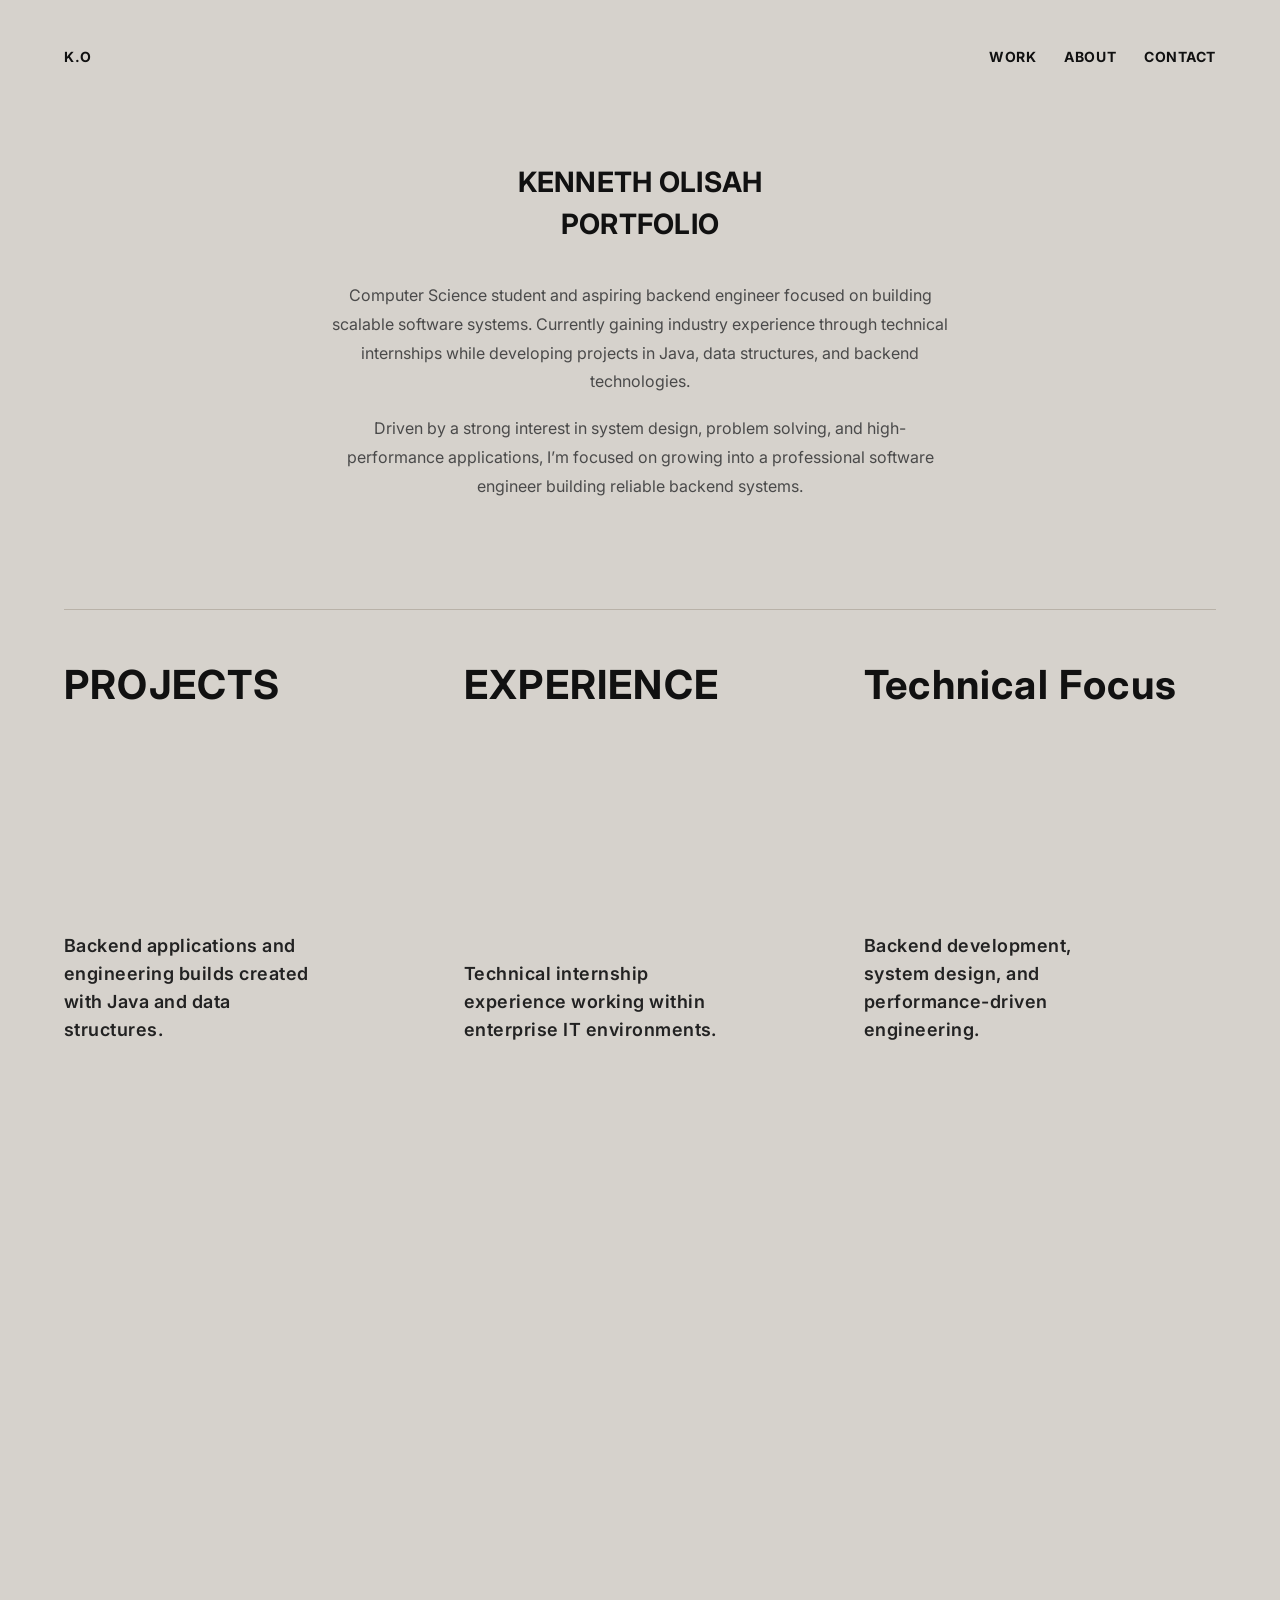
<file: index.html>
<!DOCTYPE html>
<html lang="en">
<head>
  <meta charset="UTF-8" />
  <meta name="viewport" content="width=device-width, initial-scale=1.0">
  <title>Kenneth Olisah Portfolio</title>
  <link rel="icon" type="image/png" href="images/LOGO.png">
  <link rel="stylesheet" href="css/style.css" />
  <link rel="preconnect" href="https://fonts.googleapis.com">
  <link href="https://fonts.googleapis.com/css2?family=Inter:wght@300;400;500;600;700&display=swap" rel="stylesheet">
</head>
<body>
  <div class="page-shell">
    <header class="site-header">
      <div class="logo">K.O</div>

      <nav class="nav">
        <a href="#projects-overview">WORK</a>
        <a href="about.html">ABOUT</a>
        <a href="#contact">CONTACT</a>
      </nav>
    </header>

    <main>
      <section class="hero reveal">
        <div class="hero-title-wrap">
          <h1>KENNETH OLISAH</h1>
          <h2>PORTFOLIO</h2>
        </div>

        <div class="hero-text-wrap">
          <p>
            Computer Science student and aspiring backend engineer focused on building scalable software systems.
            Currently gaining industry experience through technical internships while developing projects in Java,
            data structures, and backend technologies.
          </p>
          <p>
            Driven by a strong interest in system design, problem solving, and high-performance applications,
            I’m focused on growing into a professional software engineer building reliable backend systems.
          </p>
        </div>
      </section>

      <section class="overview-section reveal" id="projects-overview">
        <div class="section-divider"></div>

        <div class="overview-grid">
          <a href="projects.html" class="overview-card">
            <h3>PROJECTS</h3>
            <p>Backend applications and engineering builds created with Java and data structures.</p>
          </a>

          <a href="experience.html" class="overview-card">
            <h3>EXPERIENCE</h3>
            <p>Technical internship experience working within enterprise IT environments.</p>
          </a>

          <a href="about.html" class="overview-card">
            <h3>Technical Focus</h3>
            <p>Backend development, system design, and performance-driven engineering.</p>
          </a>
        </div>
      </section>

      <section class="content-placeholder" id="projects"></section>
      <section class="content-placeholder" id="experience"></section>
    </main>

<footer class="site-footer reveal" id="contact">

  <div class="footer-top reveal">
    <span>KENNETH OLISAH</span>
    <span>XERONKC PRODUCTION</span>
    <span>OMAHA, NEBRASKA</span>
  </div>

  <div class="footer-links reveal">
    <a href="mailto:kcolisah084@gmail.com">EMAIL</a>
    <a href="https://github.com/Kcolisah" target="_blank">GITHUB</a>
    <a href="https://www.linkedin.com/in/kenneth-olisah-990343289/" target="_blank">LINKEDIN</a>
  </div>

  <div class="footer-center reveal">MADE BY</div>

  <div class="footer-brand reveal">
    <span class="brand-left">K</span>
    <span class="brand-dot">.</span>
    <span class="brand-right">O</span>
  </div>

</footer>  </div>

  <script src="javascript/script.js"></script>
</body>
</html>
</file>
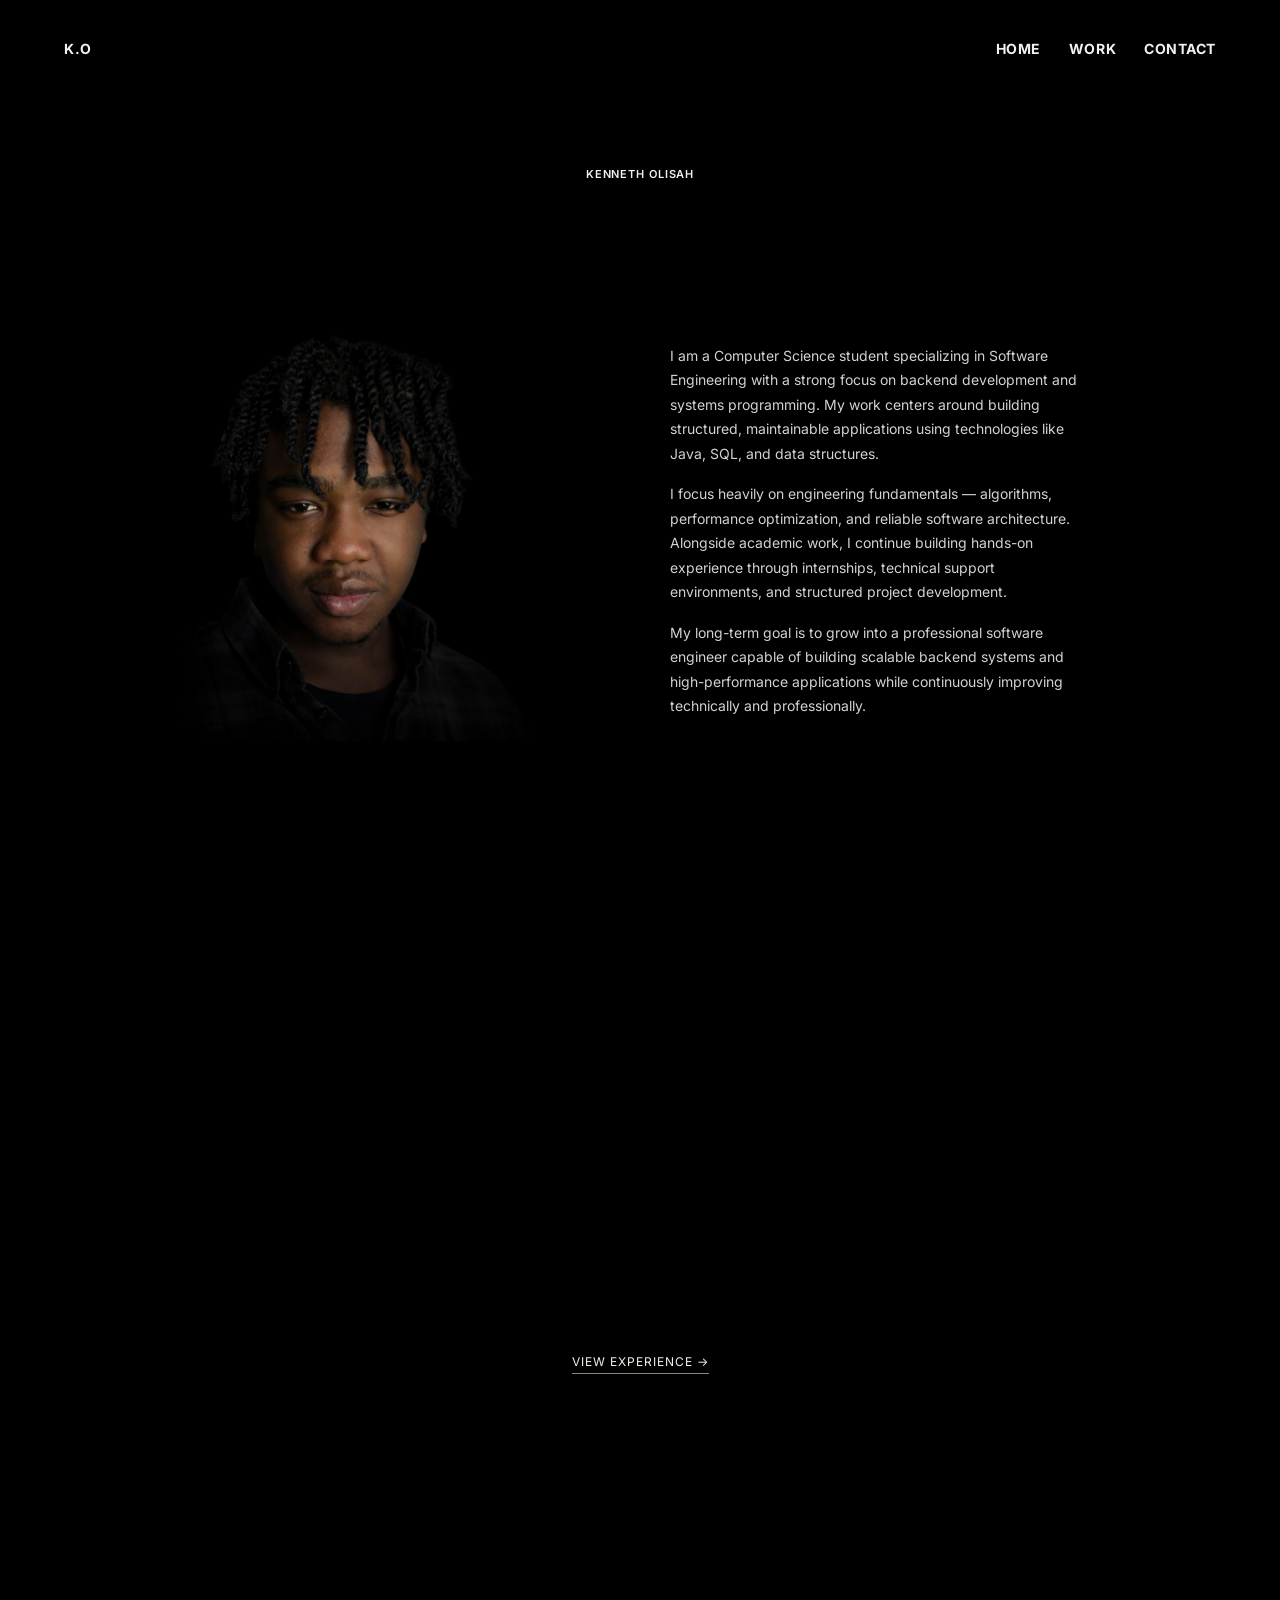
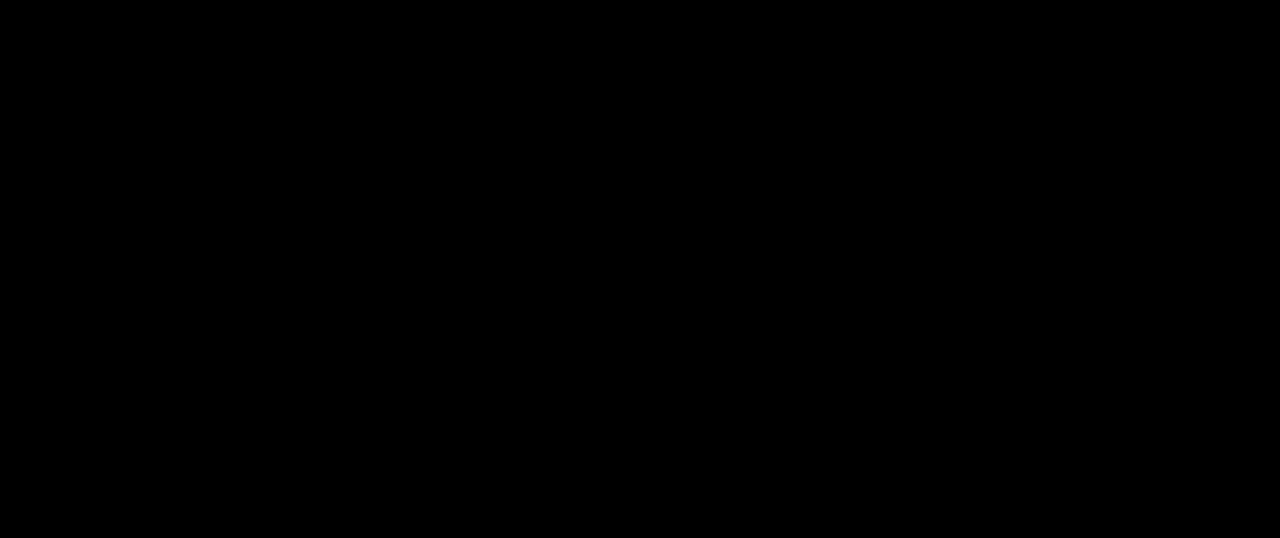
<file: about.html>
<!DOCTYPE html>
<html lang="en">
<head>
  <meta charset="UTF-8" />
  <meta name="viewport" content="width=device-width, initial-scale=1.0">
  <title>About | Kenneth Olisah</title>
  <link rel="icon" type="image/png" href="images/LOGO.png">
  <link rel="stylesheet" href="css/style.css" />
  <link rel="preconnect" href="https://fonts.googleapis.com">
  <link href="https://fonts.googleapis.com/css2?family=Inter:wght@300;400;500;600;700&display=swap" rel="stylesheet">
</head>
<body class="about-page">
  <div class="page-shell">
    <header class="site-header">
      <div class="logo">K.O</div>

    <nav class="nav">
      <a href="index.html">HOME</a>
      <a href="projects.html">WORK</a>
      <a href="#contact">CONTACT</a>
</nav>
    </header>

    <main class="about-main">
      <section class="about-top reveal">
        <p class="about-name">KENNETH OLISAH</p>

        <div class="about-intro">
          <div class="about-image-wrap">
            <img src="images/about-portrait.png" alt="Kenneth Olisah portrait">
          </div>

          <div class="about-bio">
            <p>
              I am a Computer Science student specializing in Software Engineering with a strong focus on backend
              development and systems programming. My work centers around building structured, maintainable applications
              using technologies like Java, SQL, and data structures.
            </p>

            <p>
              I focus heavily on engineering fundamentals — algorithms, performance optimization, and reliable software
              architecture. Alongside academic work, I continue building hands-on experience through internships,
              technical support environments, and structured project development.
            </p>

            <p>
              My long-term goal is to grow into a professional software engineer capable of building scalable backend
              systems and high-performance applications while continuously improving technically and professionally.
            </p>
          </div>
        </div>
      </section>

      <section class="about-lower reveal">
        <div class="about-divider"></div>

        <div class="about-columns">
          <div class="about-column">
            <h2>TECHNICAL INTERESTS</h2>
            <ul>
              <li>BACKEND DEVELOPMENT</li>
              <li>SYSTEM DESIGN</li>
              <li>ALGORITHMS &amp; DATA STRUCTURES</li>
              <li>DATABASE SYSTEMS</li>
              <li>PERFORMANCE OPTIMIZATION</li>
            </ul>
          </div>

          <div class="about-column">
            <h2>TECHNOLOGIES</h2>
            <ul>
              <li>JAVA</li>
              <li>SQL</li>
              <li>PYTHON</li>
              <li>HTML / CSS</li>
              <li>GIT / GITHUB</li>
            </ul>
          </div>
        </div>
      </section>
      
        <div class="about-more">
          <a href="experience.html">VIEW EXPERIENCE →</a>
        </div>
    </main>

    <footer class="site-footer reveal" id="contact">
      <div class="footer-top reveal">
        <span>KENNETH OLISAH</span>
        <span>XERONKC PRODUCTION</span>
        <span>OMAHA, NEBRASKA</span>
      </div>

      <div class="footer-links reveal">
        <a href="mailto:kcolisah084@gmail.com">EMAIL</a>
        <a href="https://github.com/Kcolisah" target="_blank">GITHUB</a>
        <a href="https://www.linkedin.com/in/kenneth-olisah-990343289/" target="_blank">LINKEDIN</a>
      </div>

      <div class="footer-center reveal">MADE BY</div>

      <div class="footer-brand reveal">
        <span class="brand-left">K</span>
        <span class="brand-dot">.</span>
        <span class="brand-right">O</span>
      </div>
    </footer>
  </div>

  <script src="javascript/script.js"></script>
</body>
</html>
</file>
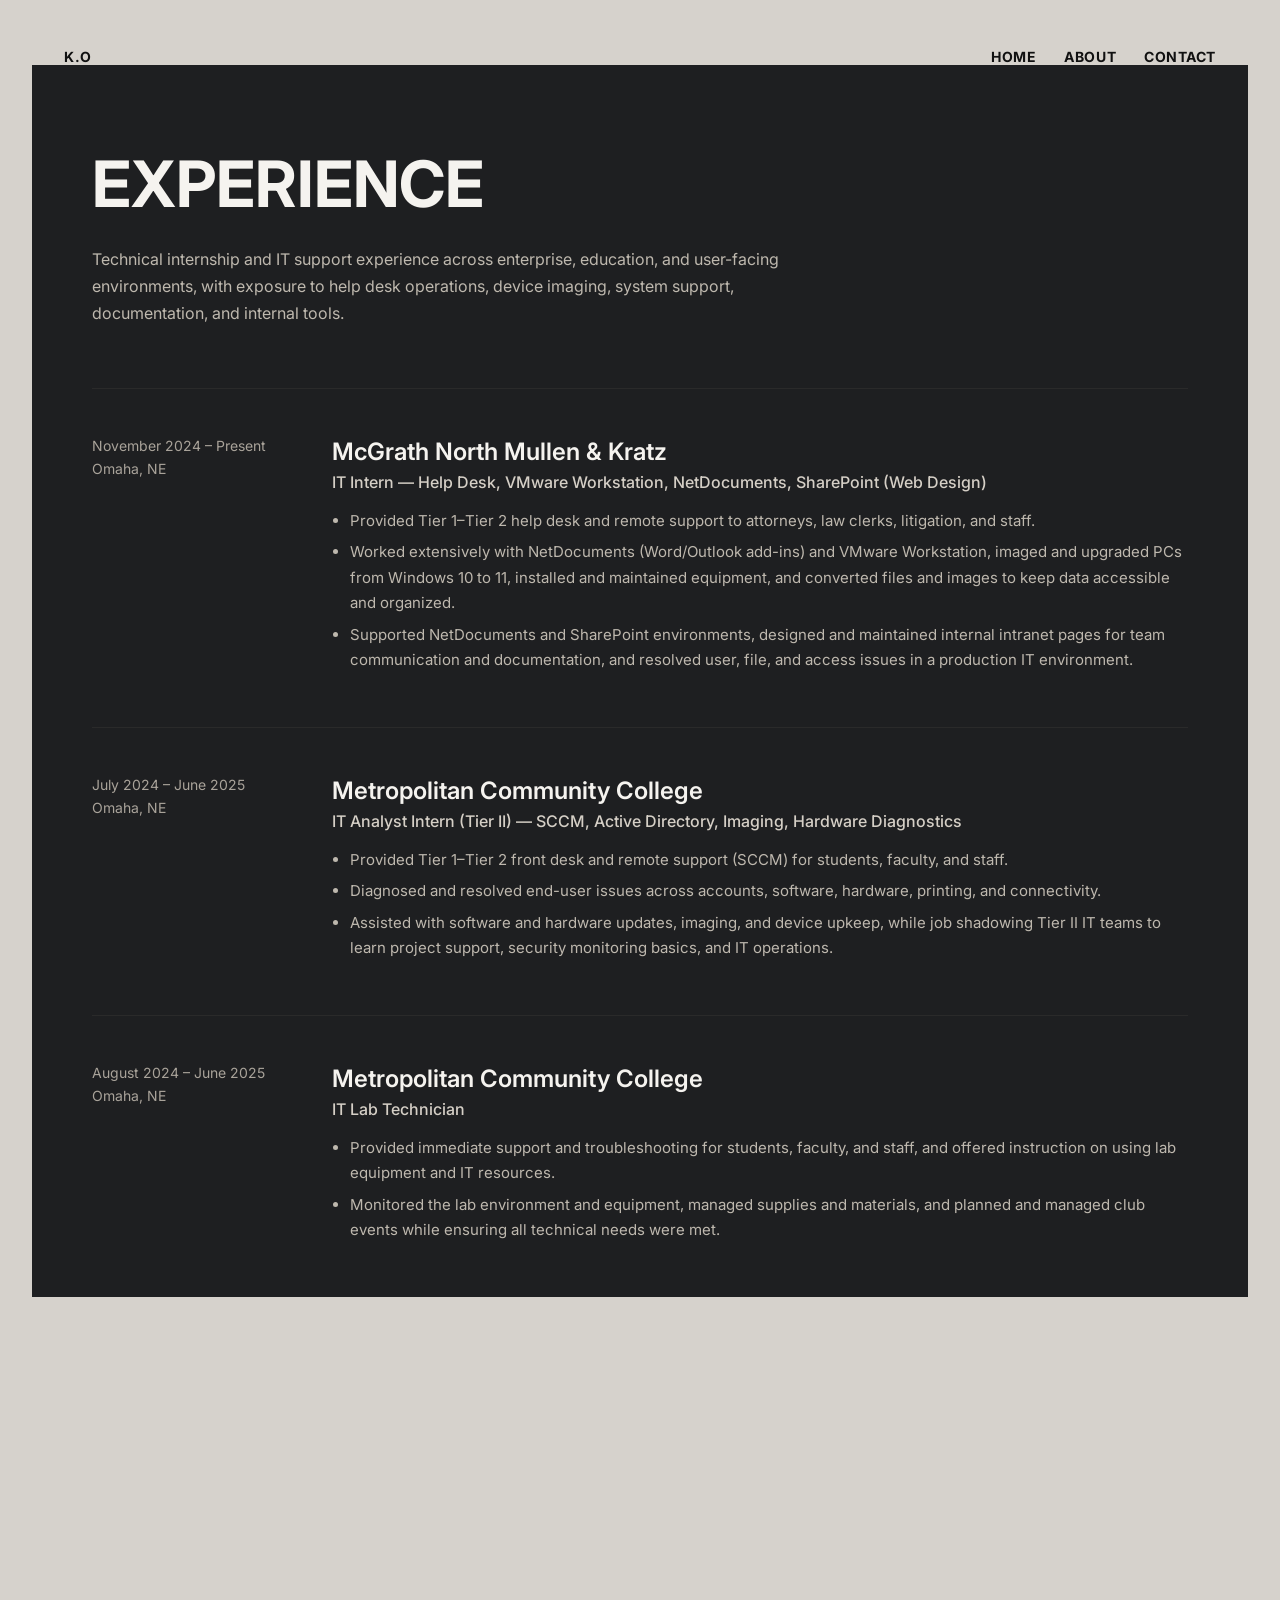
<file: experience.html>
<!DOCTYPE html>
<html lang="en">
<head>
  <meta charset="UTF-8" />
  <meta name="viewport" content="width=device-width, initial-scale=1.0">
  <title>Experience | Kenneth Olisah</title>
  <link rel="icon" type="image/png" href="images/LOGO.png">
  <link rel="stylesheet" href="css/style.css" />
  <link rel="preconnect" href="https://fonts.googleapis.com">
  <link href="https://fonts.googleapis.com/css2?family=Inter:wght@300;400;500;600;700&display=swap" rel="stylesheet">
</head>
<body>
  <div class="page-shell">
    <header class="site-header">
      <div class="logo">K.O</div>

      <nav class="nav">
        <a href="index.html">HOME</a>
        <a href="about.html">ABOUT</a>
        <a href="#contact">CONTACT</a>
      </nav>
    </header>

    <main class="experience-page">
      <section class="experience-hero reveal">
        <div class="experience-title-wrap">
          <h1>EXPERIENCE</h1>
        </div>

        <div class="experience-intro">
          <p>
            Technical internship and IT support experience across enterprise, education, and user-facing environments,
            with exposure to help desk operations, device imaging, system support, documentation, and internal tools.
          </p>
        </div>
      </section>

      <section class="experience-list reveal">
        <div class="experience-divider"></div>

        <article class="experience-item">
          <div class="experience-meta">
            <p>November 2024 – Present</p>
            <p>Omaha, NE</p>
          </div>

          <div class="experience-content">
            <h2>McGrath North Mullen &amp; Kratz</h2>
            <h3>IT Intern — Help Desk, VMware Workstation, NetDocuments, SharePoint (Web Design)</h3>
            <ul>
              <li>Provided Tier 1–Tier 2 help desk and remote support to attorneys, law clerks, litigation, and staff.</li>
              <li>Worked extensively with NetDocuments (Word/Outlook add-ins) and VMware Workstation, imaged and upgraded PCs from Windows 10 to 11, installed and maintained equipment, and converted files and images to keep data accessible and organized.</li>
              <li>Supported NetDocuments and SharePoint environments, designed and maintained internal intranet pages for team communication and documentation, and resolved user, file, and access issues in a production IT environment.</li>
            </ul>
          </div>
        </article>

        <div class="experience-divider"></div>

        <article class="experience-item">
          <div class="experience-meta">
            <p>July 2024 – June 2025</p>
            <p>Omaha, NE</p>
          </div>

          <div class="experience-content">
            <h2>Metropolitan Community College</h2>
            <h3>IT Analyst Intern (Tier II) — SCCM, Active Directory, Imaging, Hardware Diagnostics</h3>
            <ul>
              <li>Provided Tier 1–Tier 2 front desk and remote support (SCCM) for students, faculty, and staff.</li>
              <li>Diagnosed and resolved end-user issues across accounts, software, hardware, printing, and connectivity.</li>
              <li>Assisted with software and hardware updates, imaging, and device upkeep, while job shadowing Tier II IT teams to learn project support, security monitoring basics, and IT operations.</li>
            </ul>
          </div>
        </article>

        <div class="experience-divider"></div>

        <article class="experience-item">
          <div class="experience-meta">
            <p>August 2024 – June 2025</p>
            <p>Omaha, NE</p>
          </div>

          <div class="experience-content">
            <h2>Metropolitan Community College</h2>
            <h3>IT Lab Technician</h3>
            <ul>
              <li>Provided immediate support and troubleshooting for students, faculty, and staff, and offered instruction on using lab equipment and IT resources.</li>
              <li>Monitored the lab environment and equipment, managed supplies and materials, and planned and managed club events while ensuring all technical needs were met.</li>
            </ul>
          </div>
        </article>
      </section>
    </main>

    <footer class="site-footer reveal" id="contact">
      <div class="footer-top reveal">
        <span>KENNETH OLISAH</span>
        <span>XERONKC PRODUCTION</span>
        <span>OMAHA, NEBRASKA</span>
      </div>

      <div class="footer-links reveal">
        <a href="mailto:kcolisah084@gmail.com">EMAIL</a>
        <a href="https://github.com/Kcolisah" target="_blank">GITHUB</a>
        <a href="https://www.linkedin.com/in/kenneth-olisah-990343289/" target="_blank">LINKEDIN</a>
      </div>

      <div class="footer-center reveal">MADE BY</div>

      <div class="footer-brand reveal">
        <span class="brand-left">K</span>
        <span class="brand-dot">.</span>
        <span class="brand-right">O</span>
      </div>
    </footer>
  </div>

  <script src="javascript/script.js"></script>
</body>
</html>
</file>
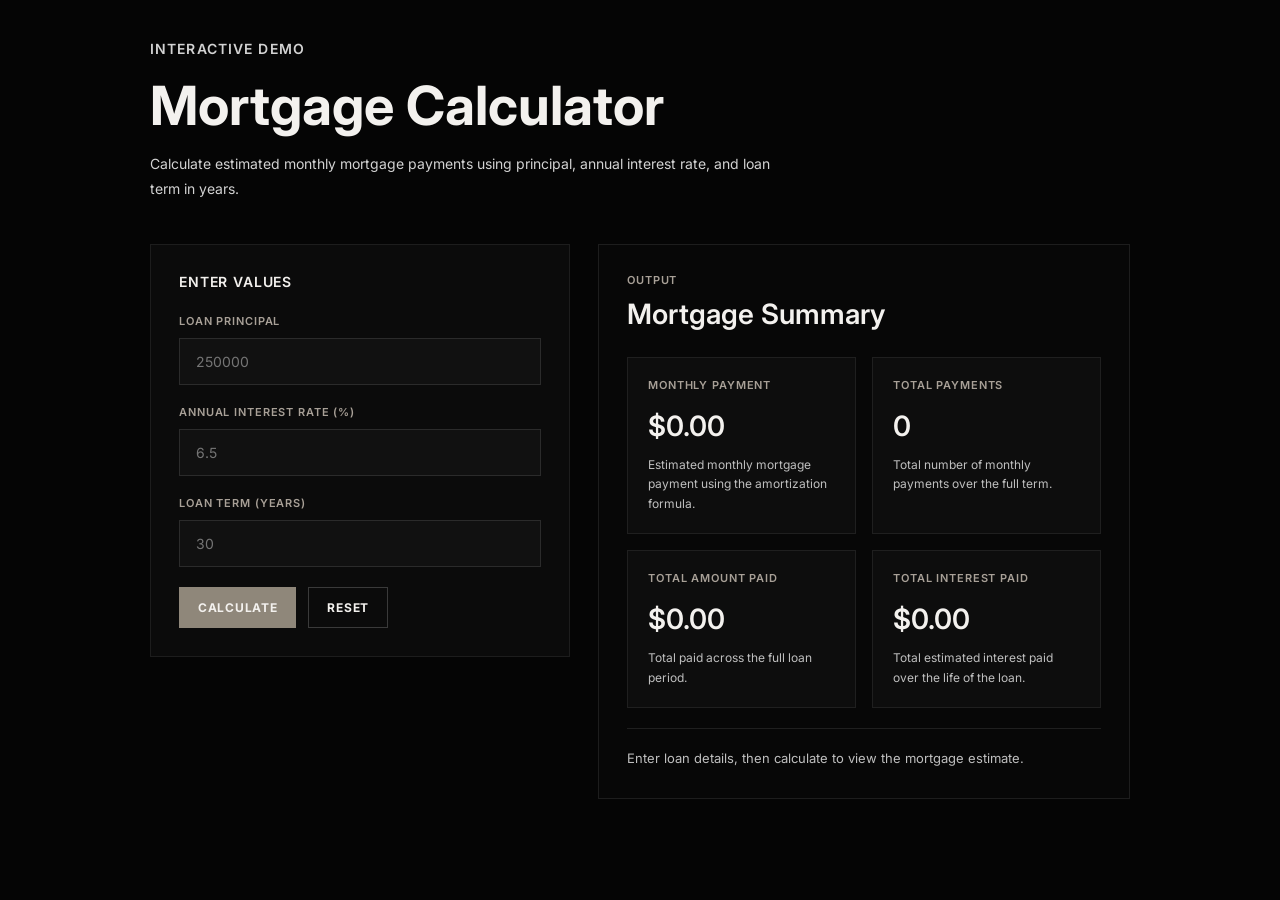
<file: mortgage-demo.html>
<!DOCTYPE html>
<html lang="en">
<head>
  <meta charset="UTF-8" />
  <meta name="viewport" content="width=device-width, initial-scale=1.0" />
  <title>Mortgage Calculator</title>
  <link rel="icon" type="image/png" href="images/LOGO.png">
  <link rel="preconnect" href="https://fonts.googleapis.com">
  <link rel="preconnect" href="https://fonts.gstatic.com" crossorigin>
  <link
    href="https://fonts.googleapis.com/css2?family=Inter:wght@400;500;600;700&display=swap"
    rel="stylesheet"
  />
  <style>
    * {
      margin: 0;
      padding: 0;
      box-sizing: border-box;
    }

    body {
      background: #050505;
      color: #f3f1ee;
      font-family: "Inter", Arial, Helvetica, sans-serif;
      min-height: 100vh;
      padding: 36px;
    }

    .mortgage-demo {
      width: min(100%, 980px);
      margin: 0 auto;
    }

    .demo-top {
      margin-bottom: 42px;
    }

    .demo-label {
      font-size: 11px;
      font-weight: 600;
      letter-spacing: 0.08em;
      color: #a8a097;
      margin-bottom: 18px;
    }

    .demo-top h1 {
      font-size: clamp(34px, 5vw, 54px);
      font-weight: 700;
      line-height: 1;
      margin-bottom: 18px;
    }

    .demo-top p {
      max-width: 620px;
      font-size: 14px;
      line-height: 1.8;
      color: #d2d2d2;
    }

    .demo-grid {
      display: grid;
      grid-template-columns: 420px 1fr;
      gap: 28px;
      align-items: start;
    }

    .demo-panel {
      background: #0b0b0b;
      border: 1px solid #1d1d1d;
      padding: 28px;
    }

    .demo-panel h2 {
      font-size: 14px;
      font-weight: 600;
      letter-spacing: 0.06em;
      color: #f3f1ee;
      margin-bottom: 24px;
    }

    .input-group {
      margin-bottom: 20px;
    }

    .input-group label {
      display: block;
      font-size: 11px;
      font-weight: 600;
      letter-spacing: 0.08em;
      color: #a8a097;
      margin-bottom: 10px;
    }

    .input-group input {
      width: 100%;
      border: 1px solid #2b2b2b;
      background: #111111;
      color: #f3f1ee;
      padding: 14px 16px;
      font-size: 14px;
      font-family: inherit;
      outline: none;
      transition: border-color 0.25s ease;
    }

    .input-group input:focus {
      border-color: #8f877a;
    }

    .button-row {
      display: flex;
      gap: 12px;
      flex-wrap: wrap;
      margin-top: 8px;
    }

    button {
      border: 1px solid #3a3a3a;
      background: transparent;
      color: #f3f1ee;
      padding: 12px 18px;
      font-size: 12px;
      font-weight: 700;
      letter-spacing: 0.06em;
      font-family: inherit;
      cursor: pointer;
      transition: all 0.25s ease;
    }

    button.primary {
      background: #8f877a;
      border-color: #8f877a;
    }

    button.primary:hover {
      background: #a1988b;
      border-color: #a1988b;
    }

    button.secondary:hover {
      border-color: #8f877a;
      color: #8f877a;
    }

    .results-panel {
      background: #070707;
      border: 1px solid #1d1d1d;
      padding: 28px;
      min-height: 100%;
    }

    .results-header {
      margin-bottom: 26px;
    }

    .results-label {
      font-size: 11px;
      font-weight: 600;
      letter-spacing: 0.08em;
      color: #a8a097;
      margin-bottom: 10px;
    }

    .results-header h2 {
      font-size: 28px;
      font-weight: 600;
      color: #f3f1ee;
    }

    .results-grid {
      display: grid;
      grid-template-columns: repeat(2, 1fr);
      gap: 16px;
    }

    .result-card {
      border: 1px solid #1f1f1f;
      background: #0d0d0d;
      padding: 20px;
      min-height: 132px;
    }

    .result-card span {
      display: block;
      font-size: 11px;
      font-weight: 600;
      letter-spacing: 0.08em;
      color: #a8a097;
      margin-bottom: 18px;
    }

    .result-card strong {
      display: block;
      font-size: clamp(20px, 3vw, 28px);
      font-weight: 600;
      color: #f3f1ee;
      line-height: 1.2;
    }

    .result-card small {
      display: block;
      margin-top: 12px;
      font-size: 12px;
      line-height: 1.6;
      color: #bfbfbf;
    }

    .note-box {
      margin-top: 20px;
      border-top: 1px solid #1f1f1f;
      padding-top: 18px;
    }

    .note-box p {
      font-size: 13px;
      line-height: 1.8;
      color: #bfbfbf;
    }

    @media (max-width: 900px) {
      body {
        padding: 20px;
      }

      .demo-grid {
        grid-template-columns: 1fr;
      }

      .results-grid {
        grid-template-columns: 1fr;
      }
    }
  </style>
</head>
<body>
  <main class="mortgage-demo">
    <section class="demo-top">
      <p class="demo-label">INTERACTIVE DEMO</p>
      <h1>Mortgage Calculator</h1>
      <p>
        Calculate estimated monthly mortgage payments using principal, annual
        interest rate, and loan term in years.
      </p>
    </section>

    <section class="demo-grid">
      <div class="demo-panel">
        <h2>ENTER VALUES</h2>

        <div class="input-group">
          <label for="principal">LOAN PRINCIPAL</label>
          <input type="number" id="principal" placeholder="250000" min="0" step="0.01" />
        </div>

        <div class="input-group">
          <label for="interest">ANNUAL INTEREST RATE (%)</label>
          <input type="number" id="interest" placeholder="6.5" min="0" step="0.01" />
        </div>

        <div class="input-group">
          <label for="years">LOAN TERM (YEARS)</label>
          <input type="number" id="years" placeholder="30" min="1" step="1" />
        </div>

        <div class="button-row">
          <button class="primary" id="calculateBtn" type="button">CALCULATE</button>
          <button class="secondary" id="resetBtn" type="button">RESET</button>
        </div>
      </div>

      <div class="results-panel">
        <div class="results-header">
          <p class="results-label">OUTPUT</p>
          <h2>Mortgage Summary</h2>
        </div>

        <div class="results-grid">
          <div class="result-card">
            <span>MONTHLY PAYMENT</span>
            <strong id="monthlyPayment">$0.00</strong>
            <small>Estimated monthly mortgage payment using the amortization formula.</small>
          </div>

          <div class="result-card">
            <span>TOTAL PAYMENTS</span>
            <strong id="totalPayments">0</strong>
            <small>Total number of monthly payments over the full term.</small>
          </div>

          <div class="result-card">
            <span>TOTAL AMOUNT PAID</span>
            <strong id="totalPaid">$0.00</strong>
            <small>Total paid across the full loan period.</small>
          </div>

          <div class="result-card">
            <span>TOTAL INTEREST PAID</span>
            <strong id="totalInterest">$0.00</strong>
            <small>Total estimated interest paid over the life of the loan.</small>
          </div>
        </div>

        <div class="note-box">
          <p id="statusText">
            Enter loan details, then calculate to view the mortgage estimate.
          </p>
        </div>
      </div>
    </section>
  </main>

  <script>
    const principalInput = document.getElementById("principal");
    const interestInput = document.getElementById("interest");
    const yearsInput = document.getElementById("years");
    const calculateBtn = document.getElementById("calculateBtn");
    const resetBtn = document.getElementById("resetBtn");

    const monthlyPaymentOutput = document.getElementById("monthlyPayment");
    const totalPaymentsOutput = document.getElementById("totalPayments");
    const totalPaidOutput = document.getElementById("totalPaid");
    const totalInterestOutput = document.getElementById("totalInterest");
    const statusText = document.getElementById("statusText");

    function formatCurrency(value) {
      return new Intl.NumberFormat("en-US", {
        style: "currency",
        currency: "USD"
      }).format(value);
    }

    function resetOutputs() {
      monthlyPaymentOutput.textContent = "$0.00";
      totalPaymentsOutput.textContent = "0";
      totalPaidOutput.textContent = "$0.00";
      totalInterestOutput.textContent = "$0.00";
      statusText.textContent =
        "Enter loan details, then calculate to view the mortgage estimate.";
    }

    function calculateMortgage() {
      const principal = Number(principalInput.value);
      const annualInterestRate = Number(interestInput.value);
      const years = Number(yearsInput.value);

      if (!principalInput.value || !interestInput.value || !yearsInput.value) {
        statusText.textContent = "Please enter principal, interest rate, and loan term.";
        return;
      }

      if (principal <= 0 || annualInterestRate < 0 || years <= 0) {
        statusText.textContent = "Please enter valid positive values.";
        return;
      }

      const monthlyInterestRate = annualInterestRate / 100 / 12;
      const numberOfPayments = years * 12;

      let monthlyPayment;

      if (monthlyInterestRate === 0) {
        monthlyPayment = principal / numberOfPayments;
      } else {
        monthlyPayment =
          principal *
          (
            (monthlyInterestRate * Math.pow(1 + monthlyInterestRate, numberOfPayments)) /
            (Math.pow(1 + monthlyInterestRate, numberOfPayments) - 1)
          );
      }

      const totalPaid = monthlyPayment * numberOfPayments;
      const totalInterest = totalPaid - principal;

      monthlyPaymentOutput.textContent = formatCurrency(monthlyPayment);
      totalPaymentsOutput.textContent = numberOfPayments.toString();
      totalPaidOutput.textContent = formatCurrency(totalPaid);
      totalInterestOutput.textContent = formatCurrency(totalInterest);

      statusText.textContent =
        "Calculation complete. This estimate uses a standard fixed-rate mortgage formula.";
    }

    calculateBtn.addEventListener("click", calculateMortgage);

    resetBtn.addEventListener("click", () => {
      principalInput.value = "";
      interestInput.value = "";
      yearsInput.value = "";
      resetOutputs();
    });

    [principalInput, interestInput, yearsInput].forEach((input) => {
      input.addEventListener("keydown", (event) => {
        if (event.key === "Enter") {
          calculateMortgage();
        }
      });
    });

    resetOutputs();
  </script>
</body>
</html>
</file>
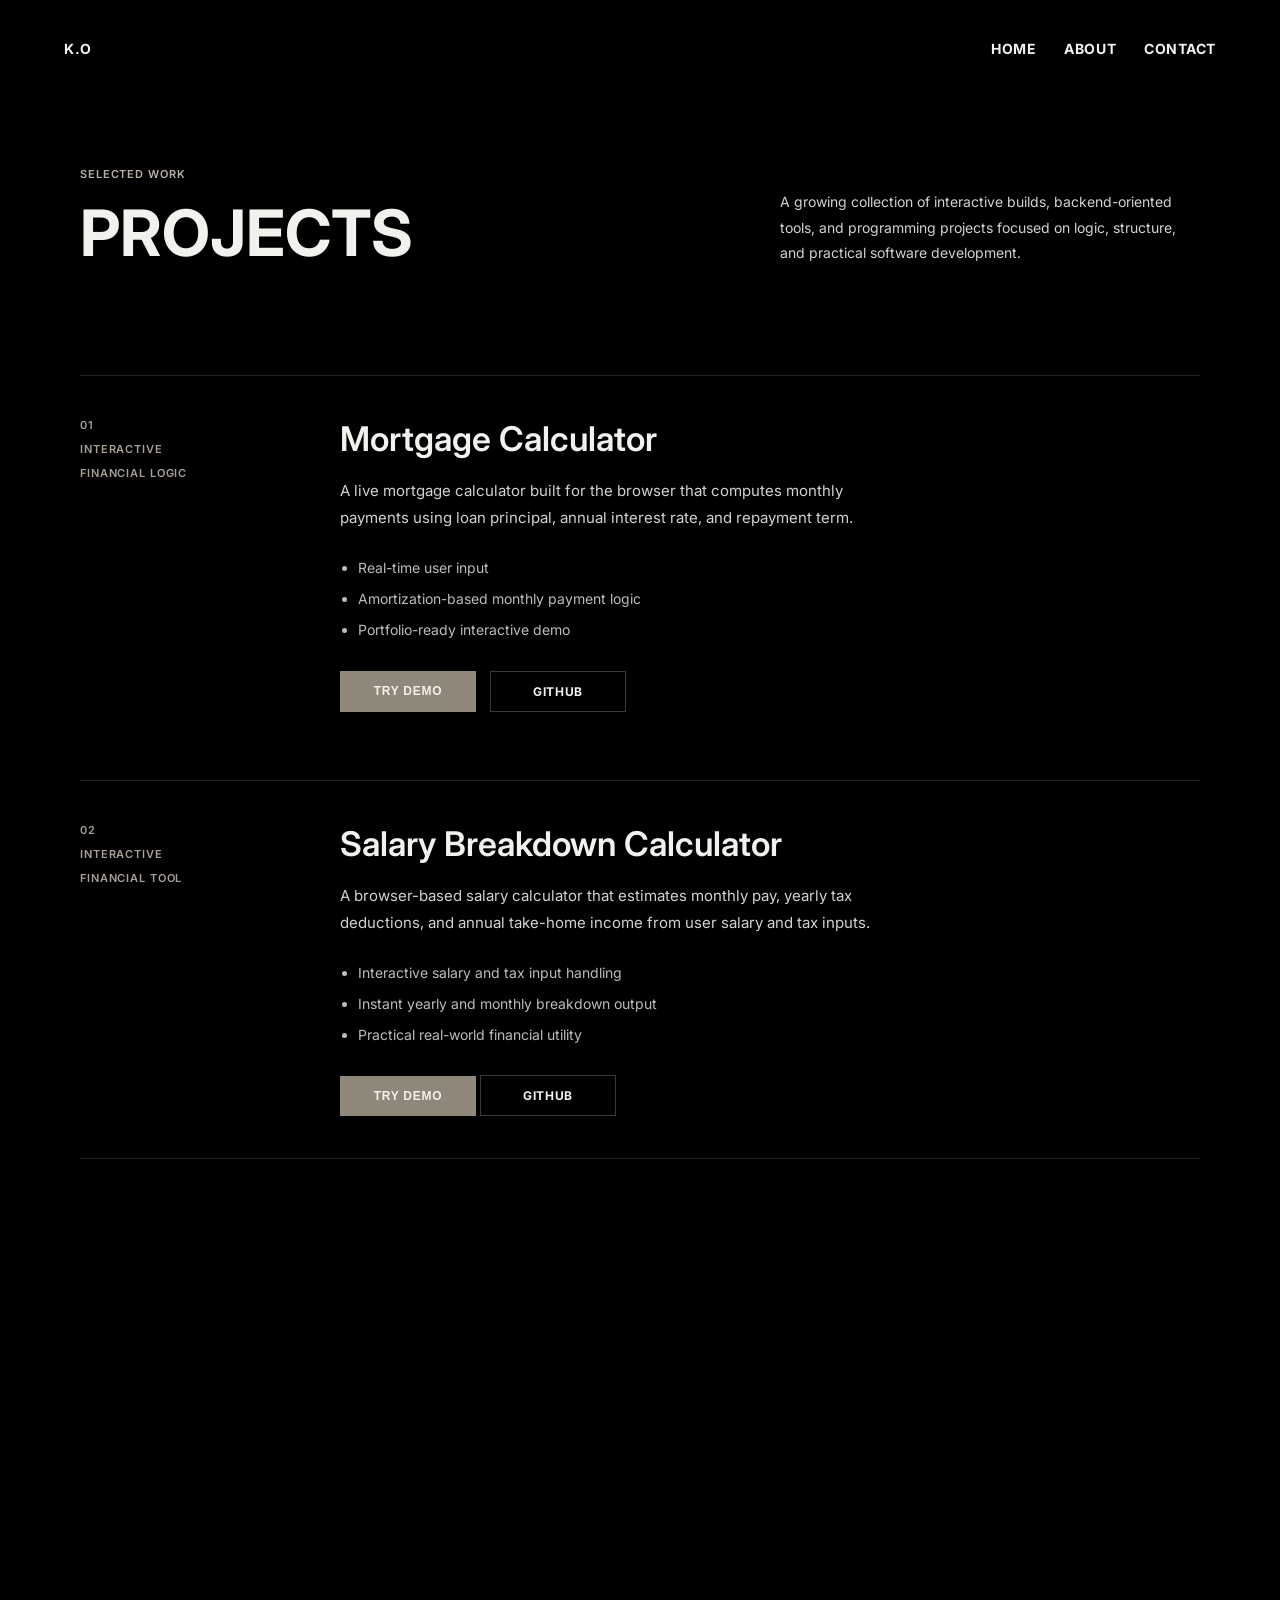
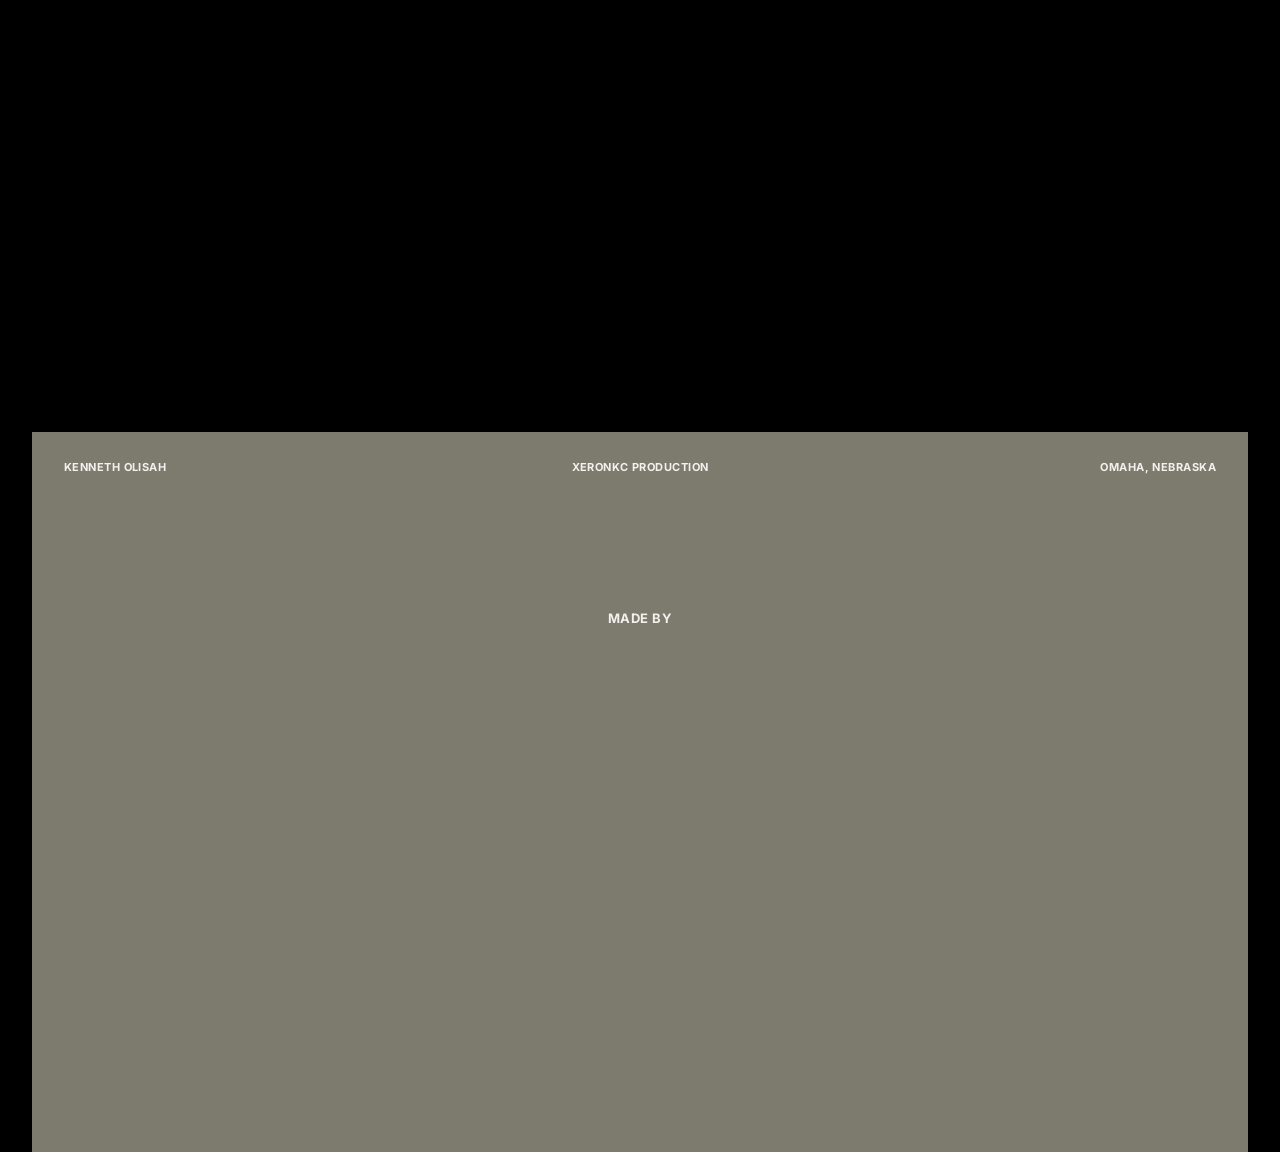
<file: projects.html>
<!DOCTYPE html>
<html lang="en">
<head>
  <meta charset="UTF-8" />
  <meta name="viewport" content="width=device-width, initial-scale=1.0" />
  <title>Projects | Kenneth Olisah</title>
  <link rel="icon" type="image/png" href="images/LOGO.png">
  <link rel="preconnect" href="https://fonts.googleapis.com">
  <link rel="preconnect" href="https://fonts.gstatic.com" crossorigin>
  <link
    href="https://fonts.googleapis.com/css2?family=Inter:wght@400;500;600;700&display=swap"
    rel="stylesheet"
  />
  <link rel="stylesheet" href="css/style.css" />
</head>
<body class="projects-page">
  <div class="page-shell">
    <header class="site-header">
      <a href="index.html" class="logo">K.O</a>

      <nav class="nav">
        <a href="index.html">HOME</a>
        <a href="about.html">ABOUT</a>
        <a href="#contact">CONTACT</a>
      </nav>
    </header>

    <main class="projects-main">
      <section class="projects-hero reveal">
        <div class="projects-hero-left">
          <p class="projects-kicker">SELECTED WORK</p>
          <h1>PROJECTS</h1>
        </div>

        <div class="projects-hero-right">
          <p>
            A growing collection of interactive builds, backend-oriented tools,
            and programming projects focused on logic, structure, and practical
            software development.
          </p>
        </div>
      </section>

      <section class="projects-showcase reveal">
        <article class="featured-project">
          <div class="featured-meta">
            <span>01</span>
            <span>INTERACTIVE</span>
            <span>FINANCIAL LOGIC</span>
          </div>

          <div class="featured-content">
            <h2>Mortgage Calculator</h2>
            <p>
              A live mortgage calculator built for the browser that computes
              monthly payments using loan principal, annual interest rate, and
              repayment term.
            </p>

            <ul>
              <li>Real-time user input</li>
              <li>Amortization-based monthly payment logic</li>
              <li>Portfolio-ready interactive demo</li>
            </ul>

            <div class="project-actions">
              <button
                class="project-btn primary demo-trigger"
                type="button"
                data-demo="mortgage"
              >
                TRY DEMO
              </button>

              <a class="project-btn secondary" href="#" target="_blank">GITHUB</a>
            </div>
          </div>
        </article>

        <article class="featured-project">
          <div class="featured-meta">
            <span>02</span>
            <span>INTERACTIVE</span>
            <span>FINANCIAL TOOL</span>
          </div>

          <div class="featured-content">
            <h2>Salary Breakdown Calculator</h2>
            <p>
              A browser-based salary calculator that estimates monthly pay,
              yearly tax deductions, and annual take-home income from user
              salary and tax inputs.
            </p>

            <ul>
              <li>Interactive salary and tax input handling</li>
              <li>Instant yearly and monthly breakdown output</li>
              <li>Practical real-world financial utility</li>
            </ul>

            <button
              class="project-btn primary demo-trigger"
              type="button"
              data-demo="salary"
            >
              TRY DEMO
            </button>
              <a class="project-btn secondary" href="#" target="_blank">GITHUB</a>
            </div>
          </div>
        </article>
      </section>

      <section class="projects-viewer reveal" id="projectViewer">
        <div class="viewer-top">
          <div class="viewer-label-wrap">
            <p class="viewer-label">LIVE PREVIEW</p>
            <h3 id="viewerTitle">Mortgage Calculator</h3>
          </div>

          <button class="viewer-close" id="viewerClose" type="button">
            CLOSE
          </button>
        </div>

        <div class="viewer-frame-wrap">
          <iframe
            id="viewerFrame"
            src=""
            title="Project demo preview"
            loading="lazy"
          ></iframe>
        </div>
      </section>

      <section class="projects-archive reveal">
        <div class="archive-divider"></div>

        <div class="archive-header">
          <h2>PROJECT LIST</h2>
          <p>
            Additional and upcoming projects focused on backend engineering,
            Java fundamentals, data structures, and application development.
          </p>
        </div>

        <div class="archive-grid">
          <article class="archive-item">
            <div class="archive-item-top">
              <span>JAVA</span>
              <span>IN PROGRESS</span>
            </div>
            <h3>Task / Issue Tracker</h3>
            <p>
              Console-based CRUD tracker for creating, viewing, updating, and
              deleting tickets with status management across OPEN,
              IN_PROGRESS, and DONE states.
            </p>
            <a href="#" target="_blank">GitHub</a>
          </article>

          <article class="archive-item">
            <div class="archive-item-top">
              <span>JAVA</span>
              <span>COMPLETED</span>
            </div>
            <h3>Salary Breakdown Calculator</h3>
            <p>
              A command-line Java utility that calculates monthly salary,
              yearly taxes, and take-home pay from user-provided salary and
              tax rate values.
            </p>
            <a href="#" target="_blank">GitHub</a>
          </article>

          <article class="archive-item">
            <div class="archive-item-top">
              <span>SQL</span>
              <span>PLANNED</span>
            </div>
            <h3>Data Analysis Project</h3>
            <p>
              SQL-driven analysis project focused on querying structured data,
              extracting insights, and presenting meaningful results.
            </p>
            <a href="#" target="_blank">GitHub</a>
          </article>

          <article class="archive-item">
            <div class="archive-item-top">
              <span>SPRING BOOT</span>
              <span>FUTURE</span>
            </div>
            <h3>Backend Task API</h3>
            <p>
              REST-style backend application for managing tasks, exposing CRUD
              operations, and practicing production-style backend structure.
            </p>
            <a href="#" target="_blank">GitHub</a>
          </article>
        </div>
      </section>
    </main>
  </div>

  <footer class="site-footer" id="contact">
    <div class="footer-top">
      <span>KENNETH OLISAH</span>
      <span>XERONKC PRODUCTION</span>
      <span>OMAHA, NEBRASKA</span>
    </div>

  <div class="footer-links reveal">
    <a href="mailto:kcolisah084@gmail.com">EMAIL</a>
    <a href="https://github.com/Kcolisah" target="_blank">GITHUB</a>
    <a href="https://www.linkedin.com/in/kenneth-olisah-990343289/" target="_blank">LINKEDIN</a>
  </div>

    <div class="footer-center">MADE BY</div>

    <div class="footer-brand reveal">
      <span class="brand-left">K</span>
      <span class="brand-dot">.</span>
      <span class="brand-right">O</span>
    </div>
  </footer>

  <script src="javascript/script.js"></script>
</body>
</html>
</file>
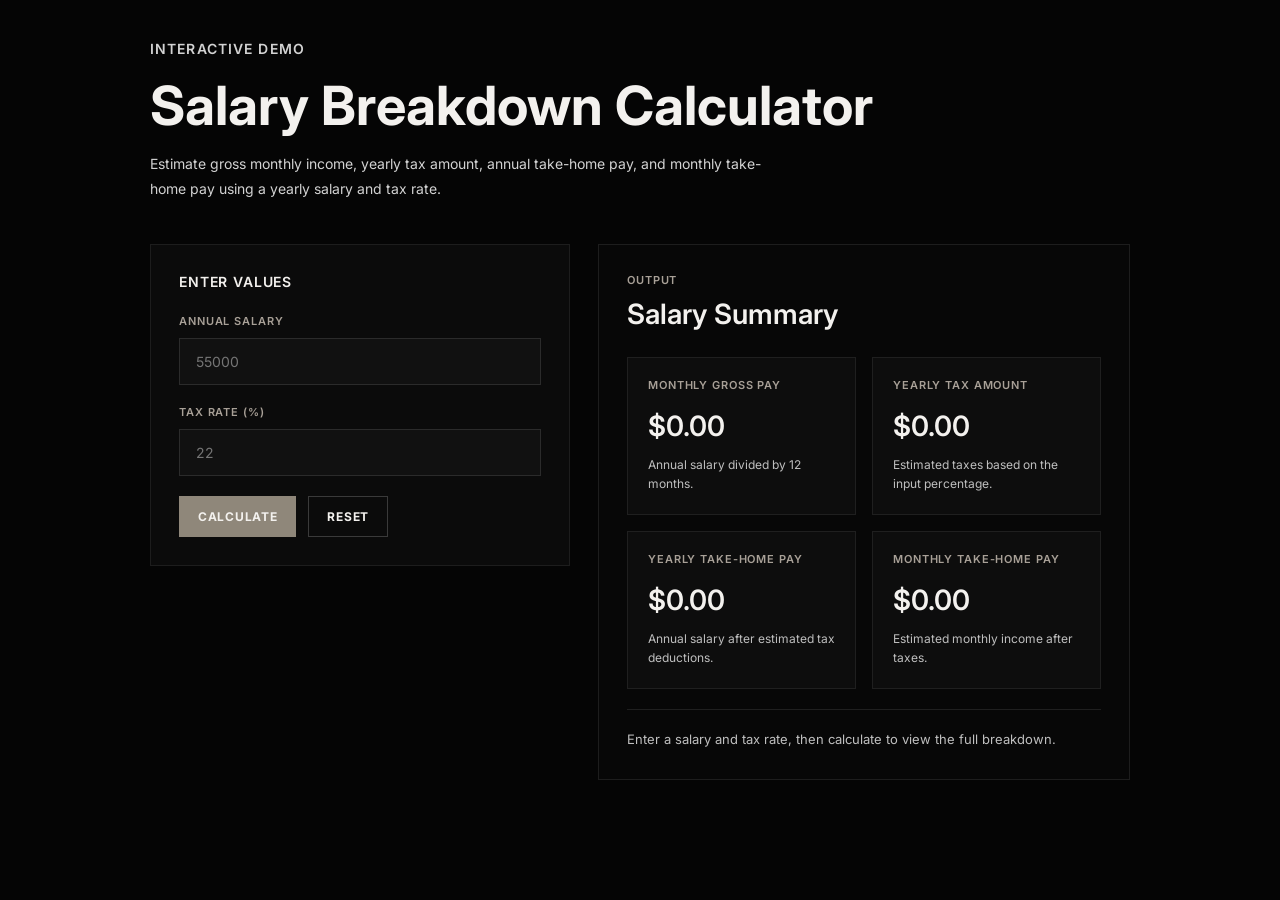
<file: salary-demo.html>
<!DOCTYPE html>
<html lang="en">
<head>
  <meta charset="UTF-8" />
  <meta name="viewport" content="width=device-width, initial-scale=1.0" />
  <title>Salary Breakdown Calculator</title>
  <link rel="icon" type="image/png" href="images/LOGO.png">
  <link rel="preconnect" href="https://fonts.googleapis.com">
  <link rel="preconnect" href="https://fonts.gstatic.com" crossorigin>
  <link
    href="https://fonts.googleapis.com/css2?family=Inter:wght@400;500;600;700&display=swap"
    rel="stylesheet"
  />
  <style>
    * {
      margin: 0;
      padding: 0;
      box-sizing: border-box;
    }

    body {
      background: #050505;
      color: #f3f1ee;
      font-family: "Inter", Arial, Helvetica, sans-serif;
      min-height: 100vh;
      padding: 36px;
    }

    .salary-demo {
      width: min(100%, 980px);
      margin: 0 auto;
    }

    .demo-top {
      margin-bottom: 42px;
    }

    .demo-label {
      font-size: 11px;
      font-weight: 600;
      letter-spacing: 0.08em;
      color: #a8a097;
      margin-bottom: 18px;
    }

    .demo-top h1 {
      font-size: clamp(34px, 5vw, 54px);
      font-weight: 700;
      line-height: 1;
      margin-bottom: 18px;
    }

    .demo-top p {
      max-width: 620px;
      font-size: 14px;
      line-height: 1.8;
      color: #d2d2d2;
    }

    .demo-grid {
      display: grid;
      grid-template-columns: 420px 1fr;
      gap: 28px;
      align-items: start;
    }

    .demo-panel {
      background: #0b0b0b;
      border: 1px solid #1d1d1d;
      padding: 28px;
    }

    .demo-panel h2 {
      font-size: 14px;
      font-weight: 600;
      letter-spacing: 0.06em;
      color: #f3f1ee;
      margin-bottom: 24px;
    }

    .input-group {
      margin-bottom: 20px;
    }

    .input-group label {
      display: block;
      font-size: 11px;
      font-weight: 600;
      letter-spacing: 0.08em;
      color: #a8a097;
      margin-bottom: 10px;
    }

    .input-group input {
      width: 100%;
      border: 1px solid #2b2b2b;
      background: #111111;
      color: #f3f1ee;
      padding: 14px 16px;
      font-size: 14px;
      font-family: inherit;
      outline: none;
      transition: border-color 0.25s ease;
    }

    .input-group input:focus {
      border-color: #8f877a;
    }

    .button-row {
      display: flex;
      gap: 12px;
      flex-wrap: wrap;
      margin-top: 8px;
    }

    button {
      border: 1px solid #3a3a3a;
      background: transparent;
      color: #f3f1ee;
      padding: 12px 18px;
      font-size: 12px;
      font-weight: 700;
      letter-spacing: 0.06em;
      font-family: inherit;
      cursor: pointer;
      transition: all 0.25s ease;
    }

    button.primary {
      background: #8f877a;
      border-color: #8f877a;
    }

    button.primary:hover {
      background: #a1988b;
      border-color: #a1988b;
    }

    button.secondary:hover {
      border-color: #8f877a;
      color: #8f877a;
    }

    .results-panel {
      background: #070707;
      border: 1px solid #1d1d1d;
      padding: 28px;
      min-height: 100%;
    }

    .results-header {
      margin-bottom: 26px;
    }

    .results-label {
      font-size: 11px;
      font-weight: 600;
      letter-spacing: 0.08em;
      color: #a8a097;
      margin-bottom: 10px;
    }

    .results-header h2 {
      font-size: 28px;
      font-weight: 600;
      color: #f3f1ee;
    }

    .results-grid {
      display: grid;
      grid-template-columns: repeat(2, 1fr);
      gap: 16px;
    }

    .result-card {
      border: 1px solid #1f1f1f;
      background: #0d0d0d;
      padding: 20px;
      min-height: 132px;
    }

    .result-card span {
      display: block;
      font-size: 11px;
      font-weight: 600;
      letter-spacing: 0.08em;
      color: #a8a097;
      margin-bottom: 18px;
    }

    .result-card strong {
      display: block;
      font-size: clamp(20px, 3vw, 28px);
      font-weight: 600;
      color: #f3f1ee;
      line-height: 1.2;
    }

    .result-card small {
      display: block;
      margin-top: 12px;
      font-size: 12px;
      line-height: 1.6;
      color: #bfbfbf;
    }

    .note-box {
      margin-top: 20px;
      border-top: 1px solid #1f1f1f;
      padding-top: 18px;
    }

    .note-box p {
      font-size: 13px;
      line-height: 1.8;
      color: #bfbfbf;
    }

    @media (max-width: 900px) {
      body {
        padding: 20px;
      }

      .demo-grid {
        grid-template-columns: 1fr;
      }

      .results-grid {
        grid-template-columns: 1fr;
      }
    }
  </style>
</head>
<body>
  <main class="salary-demo">
    <section class="demo-top">
      <p class="demo-label">INTERACTIVE DEMO</p>
      <h1>Salary Breakdown Calculator</h1>
      <p>
        Estimate gross monthly income, yearly tax amount, annual take-home pay,
        and monthly take-home pay using a yearly salary and tax rate.
      </p>
    </section>

    <section class="demo-grid">
      <div class="demo-panel">
        <h2>ENTER VALUES</h2>

        <div class="input-group">
          <label for="salary">ANNUAL SALARY</label>
          <input type="number" id="salary" placeholder="55000" min="0" step="0.01" />
        </div>

        <div class="input-group">
          <label for="taxRate">TAX RATE (%)</label>
          <input type="number" id="taxRate" placeholder="22" min="0" step="0.01" />
        </div>

        <div class="button-row">
          <button class="primary" id="calculateBtn" type="button">CALCULATE</button>
          <button class="secondary" id="resetBtn" type="button">RESET</button>
        </div>
      </div>

      <div class="results-panel">
        <div class="results-header">
          <p class="results-label">OUTPUT</p>
          <h2>Salary Summary</h2>
        </div>

        <div class="results-grid">
          <div class="result-card">
            <span>MONTHLY GROSS PAY</span>
            <strong id="monthlyGross">$0.00</strong>
            <small>Annual salary divided by 12 months.</small>
          </div>

          <div class="result-card">
            <span>YEARLY TAX AMOUNT</span>
            <strong id="yearlyTax">$0.00</strong>
            <small>Estimated taxes based on the input percentage.</small>
          </div>

          <div class="result-card">
            <span>YEARLY TAKE-HOME PAY</span>
            <strong id="yearlyTakeHome">$0.00</strong>
            <small>Annual salary after estimated tax deductions.</small>
          </div>

          <div class="result-card">
            <span>MONTHLY TAKE-HOME PAY</span>
            <strong id="monthlyTakeHome">$0.00</strong>
            <small>Estimated monthly income after taxes.</small>
          </div>
        </div>

        <div class="note-box">
          <p id="statusText">
            Enter a salary and tax rate, then calculate to view the full breakdown.
          </p>
        </div>
      </div>
    </section>
  </main>

  <script>
    const salaryInput = document.getElementById("salary");
    const taxRateInput = document.getElementById("taxRate");
    const calculateBtn = document.getElementById("calculateBtn");
    const resetBtn = document.getElementById("resetBtn");

    const monthlyGrossOutput = document.getElementById("monthlyGross");
    const yearlyTaxOutput = document.getElementById("yearlyTax");
    const yearlyTakeHomeOutput = document.getElementById("yearlyTakeHome");
    const monthlyTakeHomeOutput = document.getElementById("monthlyTakeHome");
    const statusText = document.getElementById("statusText");

    function formatCurrency(value) {
      return new Intl.NumberFormat("en-US", {
        style: "currency",
        currency: "USD"
      }).format(value);
    }

    function resetOutputs() {
      monthlyGrossOutput.textContent = "$0.00";
      yearlyTaxOutput.textContent = "$0.00";
      yearlyTakeHomeOutput.textContent = "$0.00";
      monthlyTakeHomeOutput.textContent = "$0.00";
      statusText.textContent =
        "Enter a salary and tax rate, then calculate to view the full breakdown.";
    }

    function calculateSalaryBreakdown() {
      const salary = Number(salaryInput.value);
      const taxRate = Number(taxRateInput.value);

      if (!salaryInput.value || !taxRateInput.value) {
        statusText.textContent = "Please enter both annual salary and tax rate.";
        return;
      }

      if (salary < 0 || taxRate < 0) {
        statusText.textContent = "Values cannot be negative.";
        return;
      }

      const yearlyTaxAmount = salary * (taxRate / 100);
      const yearlyTakeHome = salary - yearlyTaxAmount;
      const monthlyGross = salary / 12;
      const monthlyTakeHome = yearlyTakeHome / 12;

      monthlyGrossOutput.textContent = formatCurrency(monthlyGross);
      yearlyTaxOutput.textContent = formatCurrency(yearlyTaxAmount);
      yearlyTakeHomeOutput.textContent = formatCurrency(yearlyTakeHome);
      monthlyTakeHomeOutput.textContent = formatCurrency(monthlyTakeHome);

      statusText.textContent =
        "Calculation complete. This estimate is based on a simple tax-rate deduction model.";
    }

    calculateBtn.addEventListener("click", calculateSalaryBreakdown);

    resetBtn.addEventListener("click", () => {
      salaryInput.value = "";
      taxRateInput.value = "";
      resetOutputs();
    });

    [salaryInput, taxRateInput].forEach((input) => {
      input.addEventListener("keydown", (event) => {
        if (event.key === "Enter") {
          calculateSalaryBreakdown();
        }
      });
    });

    resetOutputs();
  </script>
</body>
</html>
</file>
<file: css/style.css>
* {
  margin: 0;
  padding: 0;
  box-sizing: border-box;
}







/*hover effects*/
a {
  transition: color 0.25s ease;
}
.site-footer a:hover {
  color: #F3F1EE;
}
a:hover {
  color: #8F877A;
}
.nav a {
  position: relative;
}

.nav a::after {
  content: "";
  position: absolute;
  width: 0%;
  height: 1px;
  left: 0;
  bottom: -4px;
  background: #8F877A;
  transition: width 0.25s ease;
}

.nav a:hover::after {
  width: 100%;
}
.footer-links a {
  transition: color 0.25s ease, text-shadow 0.25s ease;
}

.footer-links a:hover {
  color: #F3F1EE;
  text-shadow: 0 0 6px rgba(243, 241, 238, 0.6);
}






html {
  scroll-behavior: smooth;
}

body {
  background: #d6d2cc;
  color: #111111;
  font-family: "inter", Arial, Helvetica, sans-serif;
  min-height: 100vh;
}

a {
  text-decoration: none;
  color: inherit;
}

.site-header {
  width: 100%;
  padding: 28px 32px 0 32px;
  display: flex;
  justify-content: space-between;
  align-items: center;
}

.logo {
  font-size: 14px;
  font-weight: 700;
  letter-spacing: 0.08em;
}

.nav {
  display: flex;
  gap: 28px;
}

.nav a {
  font-size: 14px;
  font-weight: 700;
  letter-spacing: 0.04em;
}

.hero {
  width: 100%;
  padding: 100px 32px 0 32px;
}

.hero-title-wrap {
  display: flex;
  flex-direction: column;
  align-items: center;
  gap: 8px;
}

.hero-title-wrap h1 {
  font-size: 28px;
  font-weight: 700;
  letter-spacing: 0.01em;
}

.hero-title-wrap h2 {
  font-size: 28px;
  font-weight: 700;
  letter-spacing: 0.01em;
}

.hero-text-wrap {
  max-width: 620px;
  margin: 40px auto 0 auto;
  text-align: center;
}

.hero-text-wrap p {
  line-height: 1.8;
  margin-bottom: 18px;
  color: #4a4a4a;
}

.about-link {
  display: inline-block;
  margin-top: 8px;
  font-size: 15px;
  font-weight: 700;
  letter-spacing: 0.03em;
}

.overview-section {
  padding: 90px 32px 0 32px;
}

.section-divider {
  width: 100%;
  height: 1px;
  background: #b9b2a8;
  margin-bottom: 54px;
}

.overview-grid {
  display: grid;
  grid-template-columns: repeat(3, 1fr);
  gap: 48px;
  min-height: 380px;
  font-weight: 600;
  letter-spacing: 0.03em;
}

.overview-card {
  display: flex;
  flex-direction: column;
  justify-content: space-between;
  min-height: 380px;
}

.overview-card h3 {
  font-size: 40px;
  font-weight: 700;
  letter-spacing: 0.03em;
  line-height: 1.05;
  margin-bottom: 0;
}

.overview-card p {
  max-width: 260px;
  margin-top: 110px;
  font-size: 18px;
  line-height: 1.55;
  color: #222222;
}

.content-placeholder {
  height: 1px;
}

.site-footer {
  margin: 8px 32px 0 32px;
  background: #7d7a6e;
  color: #f3f1ee;
  min-height: 720px;
  padding: 28px 32px 0 32px;
  position: relative;
  overflow: hidden;
}

.footer-top {
  display: grid;
  grid-template-columns: repeat(3, 1fr);
  font-size: 11px;
  font-weight: 700;
  letter-spacing: 0.04em;
}

.footer-top span:nth-child(2) {
  text-align: center;
}

.footer-top span:nth-child(3) {
  text-align: right;
}

.footer-links {
  margin-top: 82px;
  display: grid;
  grid-template-columns: repeat(3, 1fr);
  font-size: 13px;
  font-weight: 700;
  letter-spacing: 0.04em;
}

.footer-links a:nth-child(2) {
  text-align: center;
}

.footer-links a:nth-child(3) {
  text-align: right;
}

.footer-center {
  margin-top: 140px;
  text-align: center;
  font-size: 13px;
  font-weight: 700;
  letter-spacing: 0.04em;
}

.footer-brand {
  position: absolute;
  left: 28px;
  right: 28px;
  bottom: 10px;
  display: flex;
  justify-content: space-between;
  align-items: flex-end;
  color: #f3f1ee;
  line-height: 0.8;
}

.brand-left,
.brand-right {
  font-size: clamp(280px, 28vw, 500px);
  font-weight: 700;
}

.brand-dot {
  font-size: clamp(110px, 10vw, 180px);
  font-weight: 700;
  transform: translateY(-18px);
}

@media (max-width: 1100px) {
  .overview-grid {
    grid-template-columns: 1fr;
    min-height: auto;
  }

  .overview-card {
    min-height: 220px;
  }

  .overview-card p {
    margin-top: 28px;
  }

  .footer-top,
  .footer-links {
    grid-template-columns: 1fr;
    gap: 24px;
  }

  .footer-top span,
  .footer-links a {
    text-align: left !important;
  }

  .footer-center {
    text-align: left;
    margin-top: 48px;
  }
}


@media (max-width: 700px) {
  .site-header {
    padding: 22px 20px 0 20px;
    flex-direction: column;
    align-items: flex-start;
    gap: 18px;
  }

  .nav {
    gap: 18px;
    flex-wrap: wrap;
  }

  .hero {
    padding: 70px 20px 0 20px;
  }

  .hero-title-wrap h1,
  .hero-title-wrap h2 {
    font-size: 18px;
    text-align: center;
  }

  .hero-text-wrap {
    margin-top: 56px;
  }

  .hero-text-wrap p {
    font-size: 15px;
  }

  .overview-section {
    padding: 70px 20px 0 20px;
  }

  .overview-card h3 {
    font-size: 26px;
  }

  .overview-card p {
    font-size: 15px;
  }

  .site-footer {
    margin-top: 8px;
    background: #7d7a6e;
    color: #f3f1ee;
    min-height: 760px;
    padding: 18px 26px 26px 26px;
    position: relative;
    overflow: hidden;
  }
  }

  .footer-links {
    margin-top: 80px;
  }

  .footer-center {
    margin-top: 40px;
  }

  .footer-brand {
    left: 20px;
    right: 20px;
    bottom: -10px;
  }

  .brand-dot {
    transform: translateY(-16px);
  }

  .page-shell {
    width: min(100% - 64px, 1800px);
    margin: 20px auto 0 auto;
}

  @media (max-width: 700px) {
  .overview-grid {
    grid-template-columns: 1fr;
  }
}


/*
JAVA SCRIPT
*/

.reveal {
  opacity: 0;
  transform: translateY(40px);
  transition: opacity 0.8s ease, transform 0.8s ease;
}

.reveal.active {
  opacity: 1;
  transform: translateY(0);
}








/* 
EXPERIENCE PAGE
*/

.experience-page {
  padding-top: 80px;
  padding-left: 60px;
  padding-right: 60px;
  background: #1E1F21;
  color: #EDE9E3;
}

/* Title */

.experience-title-wrap h1 {
  font-size: 64px;
  font-weight: 700;
  margin-bottom: 24px;
  color: #F5F3EF;
}

/* Intro paragraph */

.experience-intro {
  max-width: 720px;
  margin-bottom: 60px;
}

.experience-intro p {
  font-size: 16px;
  line-height: 1.7;
  color: #BEB8AE;
}

/* Experience layout */

.experience-list {
  margin-top: 40px;
}

/* Each job */

.experience-item {
  display: grid;
  grid-template-columns: 180px 1fr;
  gap: 60px;
  padding: 48px 0;
}

/* Divider */

.experience-divider {
  height: 1px;
  background: #2a2a2a;
  box-shadow: 0 0 6px rgba(255,255,255,0.05);
}

/* Left column */

.experience-meta p {
  font-size: 14px;
  color: #A9A39A;
  margin-bottom: 6px;
}

/* Company */

.experience-content h2 {
  font-size: 24px;
  font-weight: 600;
  margin-bottom: 6px;
  color: #F5F3EF;
}

/* Role */

.experience-content h3 {
  font-size: 16px;
  font-weight: 500;
  margin-bottom: 16px;
  color: #D5CFC6;
}

/* Bullet points */

.experience-content ul {
  padding-left: 18px;
}

.experience-content li {
  font-size: 15px;
  line-height: 1.7;
  margin-bottom: 6px;
  color: #BEB8AE;
}

@media (max-width: 900px) {
  .experience-page {
    padding-top: 60px;
    padding-left: 20px;
    padding-right: 20px;
  }

  .experience-title-wrap h1 {
    font-size: 38px;
    margin-bottom: 18px;
  }

  .experience-intro {
    max-width: 100%;
    margin-bottom: 40px;
  }

  .experience-intro p {
    font-size: 14px;
    line-height: 1.7;
  }

  .experience-list {
    margin-top: 40px;
  }

  .experience-item {
    grid-template-columns: 1fr;
    gap: 18px;
    padding: 32px 0;
  }

  .experience-meta p {
    font-size: 12px;
    margin-bottom: 4px;
  }

  .experience-content h2 {
    font-size: 20px;
    margin-bottom: 6px;
  }

  .experience-content h3 {
    font-size: 14px;
    margin-bottom: 12px;
  }

  .experience-content ul {
    padding-left: 16px;
  }

  .experience-content li {
    font-size: 14px;
    line-height: 1.7;
  }
}



/* ABOUT PAGE */

body.about-page {
  background: #000000;
  color: #f3f1ee;
}

body.about-page .page-shell {
  background: #000000;
}

body.about-page .site-header {
  padding-top: 20px;
}

body.about-page .logo,
body.about-page .nav a {
  color: #f3f1ee;
}

body.about-page .nav a::after {
  background: #8f877a;
}

.about-main {
  padding: 110px 48px 0 48px;
  background: #000000;
}

.about-top {
  min-height: 760px;
}

.about-name {
  text-align: center;
  font-size: 11px;
  font-weight: 600;
  letter-spacing: 0.08em;
  color: #f3f1ee;
  margin-bottom: 140px;
}

.about-intro {
  display: grid;
  grid-template-columns: 430px 1fr;
  gap: 90px;
  align-items: center;
  max-width: 980px;
  margin: 0 auto;
}

.about-image-wrap {
  width: 100%;
}

.about-image-wrap img {
  display: block;
  width: 100%;
  height: 420px;
  object-fit: cover;
  background: #0b0b0b;
  border-radius: 16px;
  box-shadow: 0 10px 30px rgba(0, 0, 0, 0.35);
}

.about-bio {
  max-width: 420px;
}

.about-bio p {
  font-size: 14px;
  line-height: 1.75;
  color: #d2d2d2;
  margin-bottom: 16px;
}

.about-bio p:last-child {
  margin-bottom: 0;
}

.about-lower {
  padding-bottom: 90px;
}

.about-divider {
  width: 100%;
  height: 1px;
  background: #2d2d2d;
  margin-bottom: 90px;
}

.about-columns {
  display: grid;
  grid-template-columns: 1fr 1fr;
  gap: 120px;
  max-width: 880px;
  margin: 0 auto;
}

.about-column h2 {
  font-size: 11px;
  font-weight: 600;
  letter-spacing: 0.08em;
  color: #f3f1ee;
  margin-bottom: 28px;
  text-align: center;
}

.about-column ul {
  list-style: none;
  padding: 0;
  margin: 0;
}

.about-column li {
  font-size: 13px;
  line-height: 1.85;
  color: #f3f1ee;
  text-align: center;
}

/* ABOUT PAGE MOBILE */

@media (max-width: 900px) {
  .about-main {
    padding: 70px 20px 0 20px;
  }

  .about-top {
    min-height: auto;
  }

  .about-name {
    margin-bottom: 70px;
  }

  .about-intro {
    grid-template-columns: 1fr;
    gap: 36px;
    max-width: 100%;
  }

  .about-image-wrap img {
    height: auto;
    aspect-ratio: 4 / 5;
    border-radius: 16px;
  }

  .about-bio {
    max-width: 100%;
  }

  .about-columns {
    grid-template-columns: 1fr;
    gap: 56px;
  }

  .about-divider {
    margin-bottom: 56px;
  }
}

.about-more {
  text-align: center;
  margin-top: 80px;
}

.about-more a {
  font-size: 12px;
  letter-spacing: 1px;
  text-decoration: none;
  color: #f3f1ee;
  border-bottom: 1px solid #8f877a;
  padding-bottom: 4px;
  transition: all 0.25s ease;
}

.about-more a:hover {
  color: #8f877a;
}





/* PROJECTS PAGE */

body.projects-page {
  background: #000000;
  color: #f3f1ee;
}

body.projects-page .page-shell {
  background: #000000;
}

body.projects-page .site-header {
  padding-top: 20px;
}

body.projects-page .logo,
body.projects-page .nav a {
  color: #f3f1ee;
}

body.projects-page .nav a::after {
  background: #8f877a;
}

.projects-main {
  padding: 110px 48px 0 48px;
  background: #000000;
}

.projects-hero {
  display: grid;
  grid-template-columns: 1fr 420px;
  gap: 90px;
  align-items: end;
  margin-bottom: 110px;
}

.projects-kicker {
  font-size: 11px;
  font-weight: 600;
  letter-spacing: 0.08em;
  color: #b8b1a6;
  margin-bottom: 20px;
}

.projects-hero h1 {
  font-size: 64px;
  font-weight: 700;
  line-height: 1;
  color: #f3f1ee;
}

.projects-hero-right p {
  font-size: 14px;
  line-height: 1.8;
  color: #d2d2d2;
  max-width: 420px;
}

.projects-showcase {
  display: flex;
  flex-direction: column;
  gap: 26px;
  margin-bottom: 90px;
}

.featured-project {
  display: grid;
  grid-template-columns: 190px 1fr;
  gap: 70px;
  padding: 42px 0;
  border-top: 1px solid #222222;
}

.featured-project:last-child {
  border-bottom: 1px solid #222222;
}

.featured-meta {
  display: flex;
  flex-direction: column;
  gap: 10px;
}

.featured-meta span {
  font-size: 11px;
  font-weight: 600;
  letter-spacing: 0.08em;
  color: #a8a097;
}

.featured-content h2 {
  font-size: 34px;
  font-weight: 600;
  color: #f3f1ee;
  margin-bottom: 18px;
}

.featured-content p {
  max-width: 560px;
  font-size: 15px;
  line-height: 1.8;
  color: #d2d2d2;
  margin-bottom: 24px;
}

.featured-content ul {
  padding-left: 18px;
  margin-bottom: 28px;
}

.featured-content li {
  font-size: 14px;
  line-height: 1.8;
  color: #bcbcbc;
  margin-bottom: 6px;
}

.project-actions {
  display: flex;
  gap: 14px;
  flex-wrap: wrap;
}

.project-btn {
  display: inline-flex;
  align-items: center;
  justify-content: center;
  min-width: 136px;
  padding: 12px 18px;
  border: 1px solid #3a3a3a;
  font-size: 12px;
  font-weight: 700;
  letter-spacing: 0.06em;
  background: transparent;
  color: #f3f1ee;
  cursor: pointer;
  transition: all 0.25s ease;
}

.project-btn.primary {
  background: #8f877a;
  color: #f3f1ee;
  border-color: #8f877a;
}

.project-btn.primary:hover {
  background: #a1988b;
  border-color: #a1988b;
  color: #ffffff;
}

.project-btn.secondary:hover {
  border-color: #8f877a;
  color: #8f877a;
}

.projects-viewer {
  display: none;
  margin-bottom: 100px;
  padding: 34px;
  border: 1px solid #262626;
  background: #070707;
}

.projects-viewer.active {
  display: block;
}

.viewer-top {
  display: flex;
  justify-content: space-between;
  align-items: flex-start;
  gap: 24px;
  margin-bottom: 28px;
}

.viewer-label {
  font-size: 11px;
  font-weight: 600;
  letter-spacing: 0.08em;
  color: #a8a097;
  margin-bottom: 10px;
}

.viewer-top h3 {
  font-size: 28px;
  font-weight: 600;
  color: #f3f1ee;
}

.viewer-close {
  border: 1px solid #3a3a3a;
  background: transparent;
  color: #f3f1ee;
  padding: 10px 16px;
  font-size: 12px;
  font-weight: 700;
  letter-spacing: 0.06em;
  cursor: pointer;
  transition: all 0.25s ease;
}

.viewer-close:hover {
  border-color: #8f877a;
  color: #8f877a;
}

.viewer-frame-wrap {
  width: 100%;
  min-height: 620px;
  background: #0d0d0d;
  border: 1px solid #181818;
}

.viewer-frame-wrap iframe {
  width: 100%;
  height: 620px;
  border: none;
  display: block;
  background: #0d0d0d;
}

.archive-divider {
  width: 100%;
  height: 1px;
  background: #2d2d2d;
  margin-bottom: 70px;
}

.archive-header {
  display: grid;
  grid-template-columns: 1fr 420px;
  gap: 90px;
  align-items: start;
  margin-bottom: 48px;
}

.archive-header h2 {
  font-size: 18px;
  font-weight: 600;
  letter-spacing: 0.06em;
  color: #f3f1ee;
}

.archive-header p {
  font-size: 14px;
  line-height: 1.8;
  color: #c9c9c9;
}

.archive-grid {
  display: grid;
  grid-template-columns: repeat(2, 1fr);
  gap: 22px;
  padding-bottom: 90px;
}

.archive-item {
  border: 1px solid #202020;
  background: #050505;
  padding: 26px;
  transition: transform 0.25s ease, border-color 0.25s ease;
}

.archive-item:hover {
  transform: translateY(-4px);
  border-color: #3b3b3b;
}

.archive-item-top {
  display: flex;
  justify-content: space-between;
  gap: 16px;
  margin-bottom: 20px;
}

.archive-item-top span {
  font-size: 11px;
  font-weight: 600;
  letter-spacing: 0.08em;
  color: #a8a097;
}

.archive-item h3 {
  font-size: 24px;
  font-weight: 600;
  color: #f3f1ee;
  margin-bottom: 14px;
}

.archive-item p {
  font-size: 14px;
  line-height: 1.8;
  color: #cfcfcf;
  margin-bottom: 20px;
  max-width: 520px;
}

.archive-item a {
  font-size: 12px;
  font-weight: 700;
  letter-spacing: 0.06em;
  color: #f3f1ee;
}

.archive-item a:hover {
  color: #8f877a;
}

@media (max-width: 1000px) {
  .projects-main {
    padding: 70px 20px 0 20px;
  }

  .projects-hero,
  .archive-header,
  .featured-project {
    grid-template-columns: 1fr;
    gap: 28px;
  }

  .projects-hero h1 {
    font-size: 42px;
  }

  .archive-grid {
    grid-template-columns: 1fr;
  }

  .viewer-frame-wrap,
  .viewer-frame-wrap iframe {
    min-height: 420px;
    height: 420px;
  }
}
</file>
